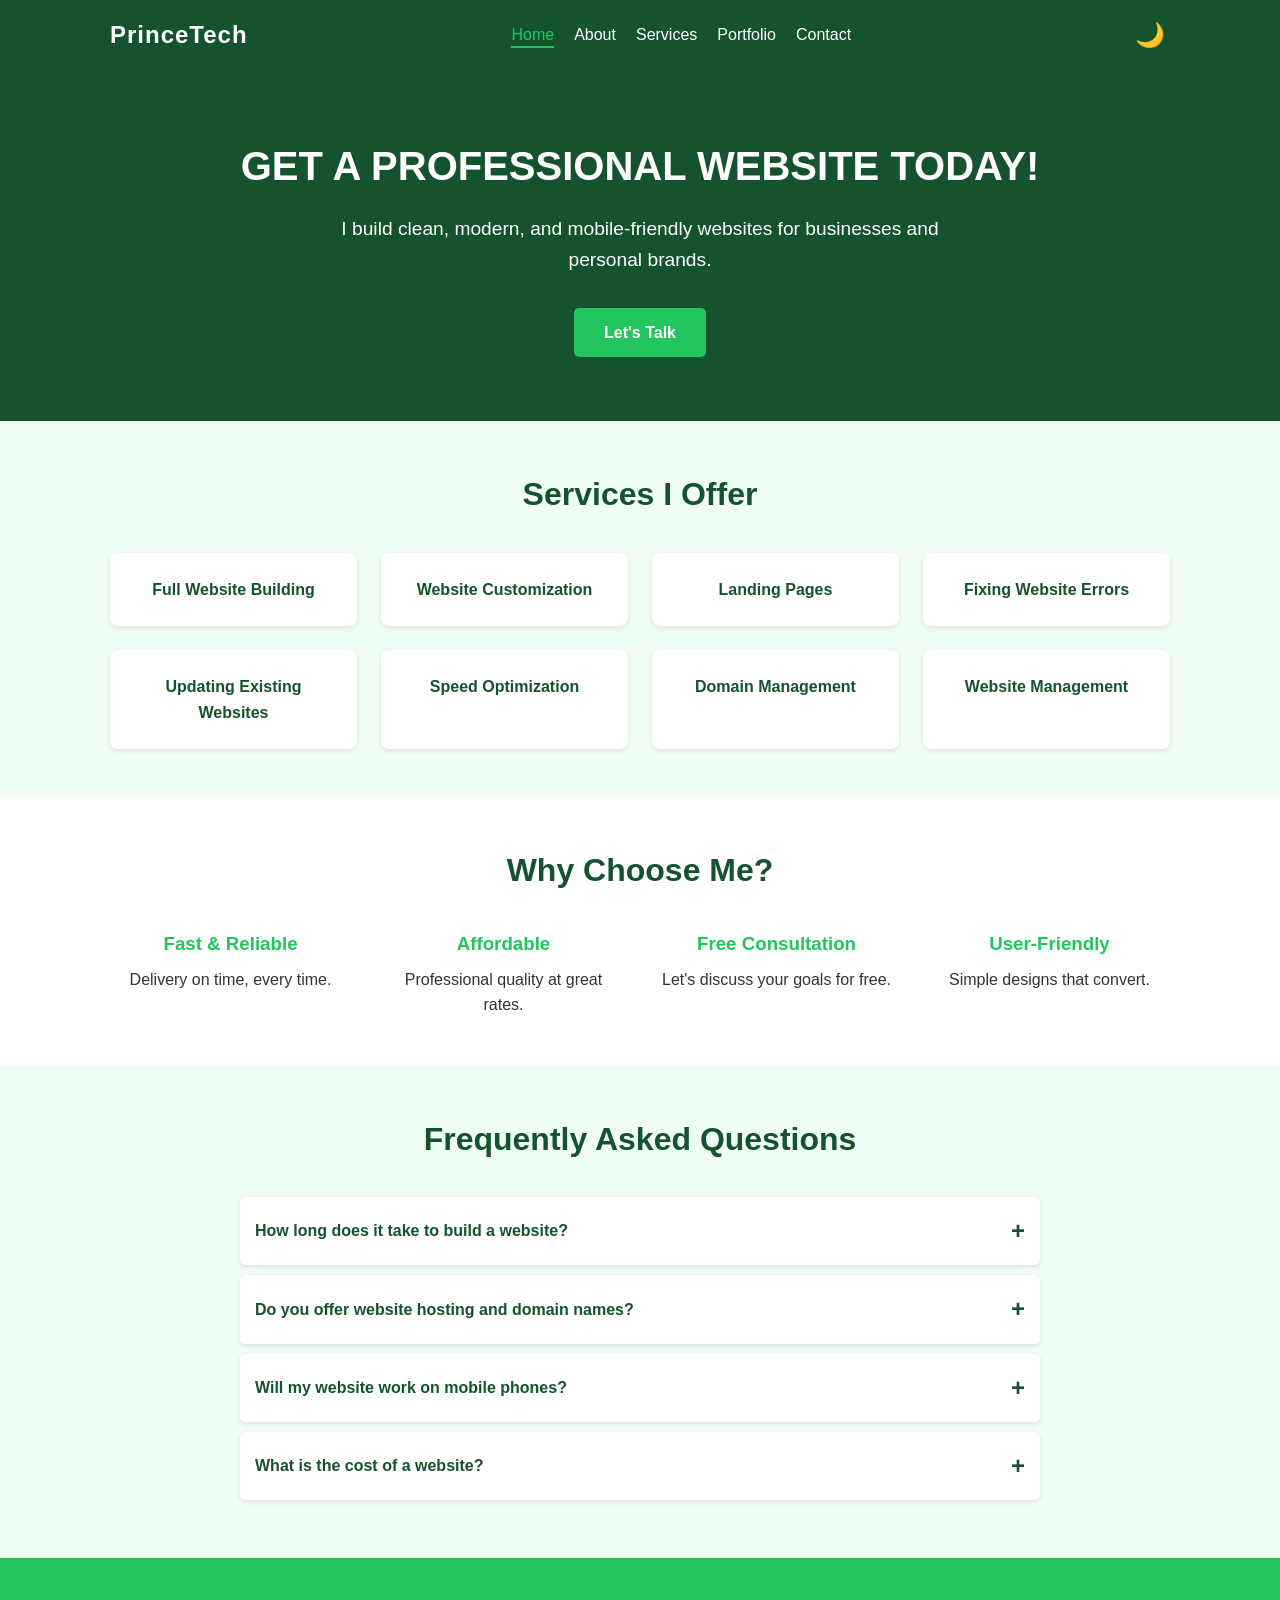
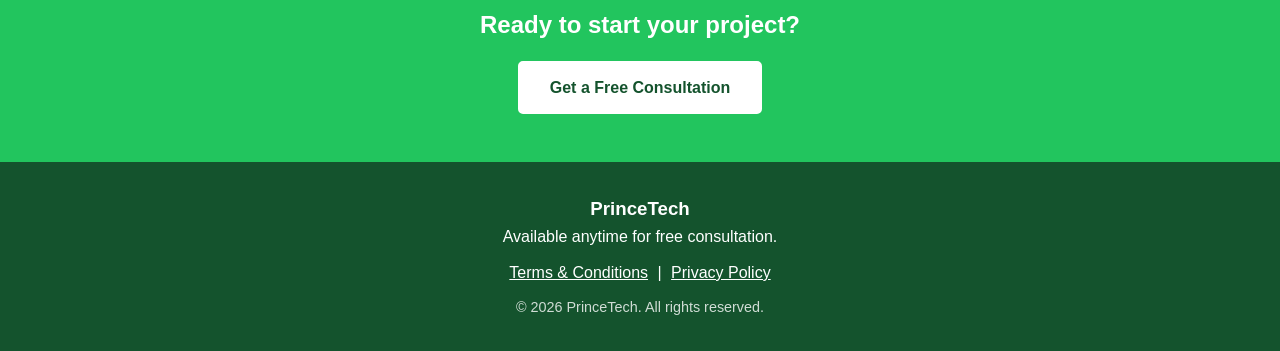
<file: index.html>
<!DOCTYPE html>
<html lang="en">
<head>
    <meta charset="UTF-8">
    <meta name="description" content="PrinceTech offers professional and affordable web development services. We build clean, modern, and mobile-friendly websites for businesses and individuals.">
    <meta name="keywords" content="web development, website design, affordable websites, mobile-friendly, PrinceTech, Accra, Ghana">
    
    <!-- Open Graph / Facebook -->
    <meta property="og:type" content="website">
    <meta property="og:url" content="https://www.princetechsolutions.com/">
    <meta property="og:title" content="Home | PrinceTech">
    <meta property="og:description" content="Professional and affordable web development services. We build clean, modern, and mobile-friendly websites.">
    <meta property="og:image" content="https://www.princetechsolutions.com/portfolio/og-image.jpg">
    <link rel="icon" type="image/x-icon" href="/favicon.ico">
    <meta name="viewport" content="width=device-width, initial-scale=1.0">
    <title>Home | PrinceTech</title>
    <link rel="stylesheet" href="style.css">
</head>
<body>

    <!-- Navigation -->
    <nav class="navbar">
        <div class="container">
            <a href="index.html" class="logo">PrinceTech</a>
            <ul class="nav-links">
                <li><a href="index.html" class="active">Home</a></li>
                <li><a href="about.html">About</a></li>
                <li><a href="services.html">Services</a></li>
                <li><a href="portfolio.html">Portfolio</a></li>
                <li><a href="contact.html">Contact</a></li>
            </ul>
            <button id="theme-toggle" class="theme-toggle" aria-label="Toggle Dark Mode">🌙</button>
            <div class="hamburger">
                <span></span>
                <span></span>
                <span></span>
            </div>
        </div>
    </nav>

    <!-- Hero Section -->
    <header class="hero">
        <div class="container">
            <h1>GET A PROFESSIONAL WEBSITE TODAY!</h1>
            <p>I build clean, modern, and mobile-friendly websites for businesses and personal brands.</p>
            <a href="contact.html" class="btn btn-primary">Let's Talk</a>
        </div>
    </header>

    <!-- Services Teaser -->
    <section class="section bg-light">
        <div class="container">
            <h2 class="section-title">Services I Offer</h2>
            <div class="grid-box">
                <div class="card-mini">Full Website Building</div>
                <div class="card-mini">Website Customization</div>
                <div class="card-mini">Landing Pages</div>
                <div class="card-mini">Fixing Website Errors</div>
                <div class="card-mini">Updating Existing Websites</div>
                <div class="card-mini">Speed Optimization</div>
                <div class="card-mini">Domain Management</div>
                <div class="card-mini">Website Management</div>
            </div>
        </div>
    </section>

    <!-- Why Choose Me -->
    <section class="section">
        <div class="container">
            <h2 class="section-title">Why Choose Me?</h2>
            <div class="features-grid">
                <div class="feature-item">
                    <h3>Fast & Reliable</h3>
                    <p>Delivery on time, every time.</p>
                </div>
                <div class="feature-item">
                    <h3>Affordable</h3>
                    <p>Professional quality at great rates.</p>
                </div>
                <div class="feature-item">
                    <h3>Free Consultation</h3>
                    <p>Let's discuss your goals for free.</p>
                </div>
                <div class="feature-item">
                    <h3>User-Friendly</h3>
                    <p>Simple designs that convert.</p>
                </div>
            </div>
        </div>
    </section>

    <!-- FAQ Section -->
    <section class="section bg-light">
        <div class="container">
            <h2 class="section-title">Frequently Asked Questions</h2>
            <div class="faq-container">
                <details>
                    <summary>How long does it take to build a website?</summary>
                    <p>It typically takes 3-7 days for a standard business website, depending on the complexity and requirements.</p>
                </details>
                <details>
                    <summary>Do you offer website hosting and domain names?</summary>
                    <p>Yes, we handle full domain management and can assist with setting up hosting so you don't have to worry about the technical details.</p>
                </details>
                <details>
                    <summary>Will my website work on mobile phones?</summary>
                    <p>Absolutely. All websites we build are 100% mobile-friendly and responsive.</p>
                </details>
                <details>
                    <summary>What is the cost of a website?</summary>
                    <p>Our pricing is very affordable and depends on your specific needs. Contact us for a free consultation and quote.</p>
                </details>
            </div>
        </div>
    </section>

    <!-- Final CTA -->
    <section class="cta-banner">
        <div class="container">
            <h2>Ready to start your project?</h2>
            <a href="contact.html" class="btn btn-accent">Get a Free Consultation</a>
        </div>
    </section>

    <!-- Footer -->
    <footer>
        <div class="container">
            <h3>PrinceTech</h3>
            <p>Available anytime for free consultation.</p>
            <div class="footer-links">
                <a href="terms.html">Terms & Conditions</a> | 
                <a href="privacy.html">Privacy Policy</a>
            </div>
            <p class="copyright">&copy; 2026 PrinceTech. All rights reserved.</p>
        </div>
    </footer>

    <script src="script.js"></script>
</body>
</html>
</file>
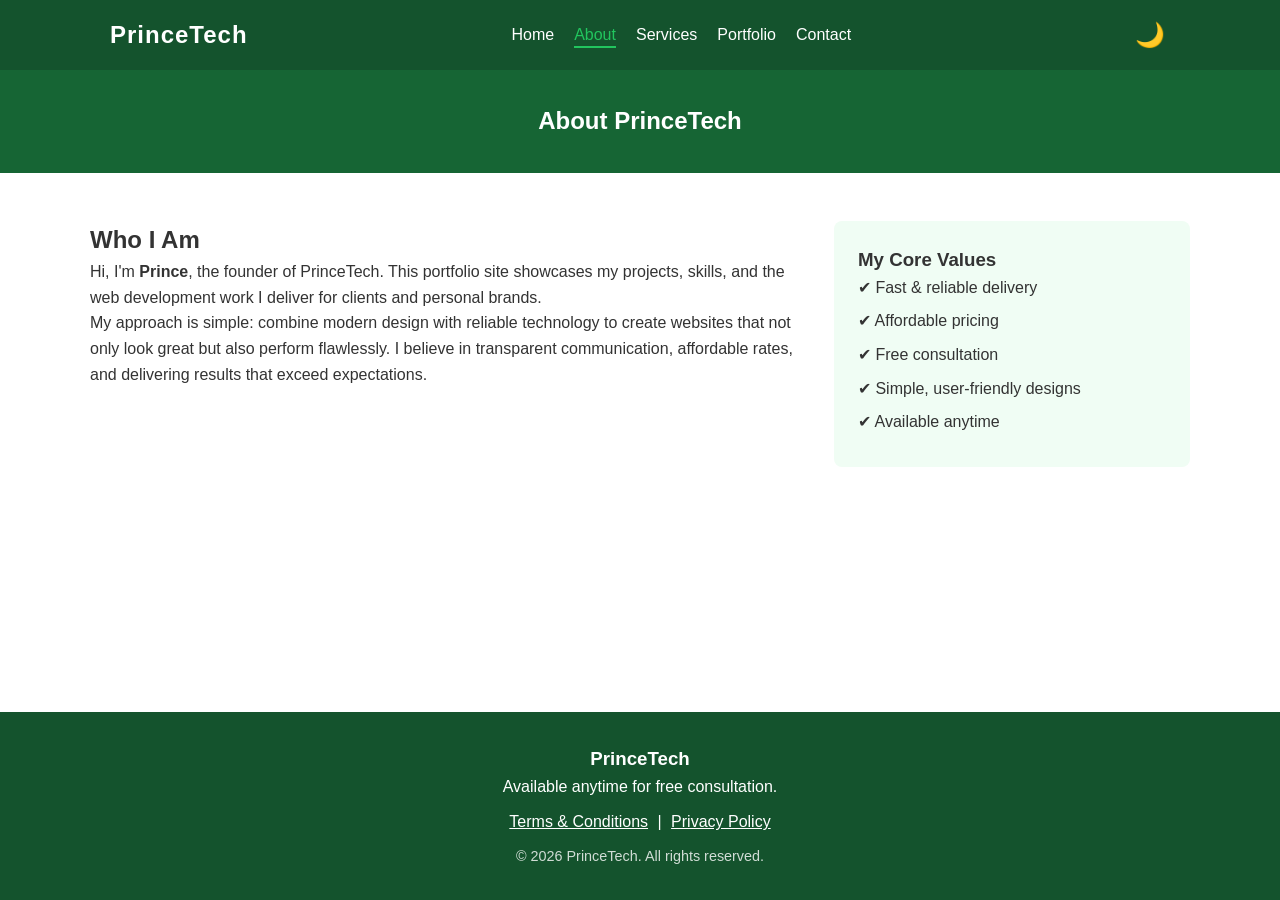
<file: about.html>
<!DOCTYPE html>
<html lang="en">
<head>
    <meta charset="UTF-8">
    <meta name="description" content="Learn about Prince, the founder of PrinceTech. Discover our passion for creating high-quality, user-friendly websites with transparent communication.">
    <meta name="keywords" content="about PrinceTech, web developer, Prince, web design philosophy">

    <!-- Open Graph / Facebook -->
    <meta property="og:type" content="website">
    <meta property="og:url" content="https://www.princetechsolutions.com/about.html">
    <meta property="og:title" content="About | PrinceTech">
    <meta property="og:description" content="Learn about the founder of PrinceTech and my personal web development philosophy.">
    <meta property="og:image" content="https://www.princetechsolutions.com/portfolio/og-image.jpg">
    <link rel="icon" type="image/x-icon" href="/favicon.ico">
    <meta name="viewport" content="width=device-width, initial-scale=1.0">
    <title>About | PrinceTech</title>
    <link rel="stylesheet" href="style.css">
</head>
<body>

    <nav class="navbar">
        <div class="container">
            <a href="index.html" class="logo">PrinceTech</a>
            <ul class="nav-links">
                <li><a href="index.html">Home</a></li>
                <li><a href="about.html" class="active">About</a></li>
                <li><a href="services.html">Services</a></li>
                <li><a href="portfolio.html">Portfolio</a></li>
                <li><a href="contact.html">Contact</a></li>
            </ul>
            <button id="theme-toggle" class="theme-toggle" aria-label="Toggle Dark Mode">🌙</button>
            <div class="hamburger">
                <span></span>
                <span></span>
                <span></span>
            </div>
        </div>
    </nav>

    <section class="page-header">
        <div class="container">
            <h1>About PrinceTech</h1>
        </div>
    </section>

    <section class="section container about-content">
        <div class="about-text">
            <h2>Who I Am</h2>
            <p>Hi, I'm <strong>Prince</strong>, the founder of PrinceTech. This portfolio site showcases my projects, skills, and the web development work I deliver for clients and personal brands.</p>
            <p>My approach is simple: combine modern design with reliable technology to create websites that not only look great but also perform flawlessly. I believe in transparent communication, affordable rates, and delivering results that exceed expectations.</p>
        </div>
        
        <div class="values-box">
            <h3>My Core Values</h3>
            <ul>
                <li>✔ Fast & reliable delivery</li>
                <li>✔ Affordable pricing</li>
                <li>✔ Free consultation</li>
                <li>✔ Simple, user-friendly designs</li>
                <li>✔ Available anytime</li>
            </ul>
        </div>
    </section>

    <footer>
        <div class="container">
            <h3>PrinceTech</h3>
            <p>Available anytime for free consultation.</p>
            <div class="footer-links">
                <a href="terms.html">Terms & Conditions</a> | 
                <a href="privacy.html">Privacy Policy</a>
            </div>
            <p class="copyright">&copy; 2026 PrinceTech. All rights reserved.</p>
        </div>
    </footer>

    <script src="script.js"></script>
</body>
</html>
</file>
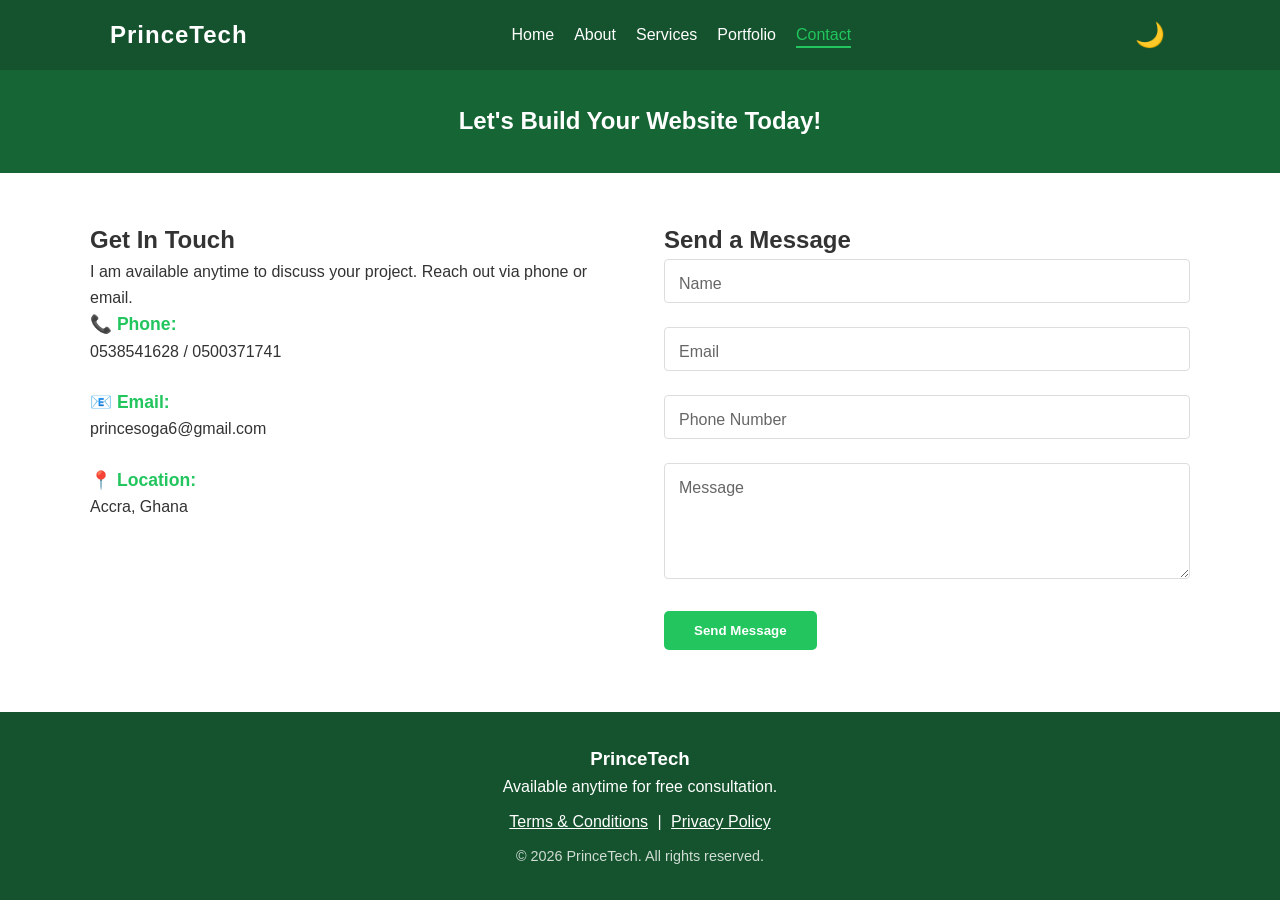
<file: contact.html>
<!DOCTYPE html>
<html lang="en">
<head>
    <meta charset="UTF-8">
    <meta name="description" content="Contact PrinceTech for a free consultation. Let's build your website today. Reach out via phone, email, or our contact form.">
    <meta name="keywords" content="contact web developer, get a quote, free consultation, PrinceTech contact">

    <!-- Open Graph / Facebook -->
    <meta property="og:type" content="website">
    <meta property="og:url" content="https://www.princetechsolutions.com/contact.html">
    <meta property="og:title" content="Contact | PrinceTech">
    <meta property="og:description" content="Contact PrinceTech for a free consultation. Let's build your website today.">
    <meta property="og:image" content="https://www.princetechsolutions.com/portfolio/og-image.jpg">
    <link rel="icon" type="image/x-icon" href="/favicon.ico">
    <meta name="viewport" content="width=device-width, initial-scale=1.0">
    <title>Contact | PrinceTech</title>
    <link rel="stylesheet" href="style.css">
</head>
<body>

    <nav class="navbar">
        <div class="container">
            <a href="index.html" class="logo">PrinceTech</a>
            <ul class="nav-links">
                <li><a href="index.html">Home</a></li>
                <li><a href="about.html">About</a></li>
                <li><a href="services.html">Services</a></li>
                <li><a href="portfolio.html">Portfolio</a></li>
                <li><a href="contact.html" class="active">Contact</a></li>
            </ul>
            <button id="theme-toggle" class="theme-toggle" aria-label="Toggle Dark Mode">🌙</button>
            <div class="hamburger">
                <span></span>
                <span></span>
                <span></span>
            </div>
        </div>
    </nav>

    <section class="page-header">
        <div class="container">
            <h1>Let's Build Your Website Today!</h1>
        </div>
    </section>

    <section class="section container contact-wrapper">
        <div class="contact-info">
            <h2>Get In Touch</h2>
            <p>I am available anytime to discuss your project. Reach out via phone or email.</p>
            
            <div class="info-item">
                <strong>📞 Phone:</strong>
                <p>0538541628 / 0500371741</p>
            </div>
            <div class="info-item">
                <strong>📧 Email:</strong>
                <p>princesoga6@gmail.com</p>
            </div>
            <div class="info-item">
                <strong>📍 Location:</strong>
                <p>Accra, Ghana</p>
            </div>
        </div>

        <div class="contact-form">
            <h2>Send a Message</h2>
            <form action="#" method="POST">
                <div class="form-group">
                    <input type="text" id="name" name="name" placeholder=" " required>
                    <label for="name">Name</label>
                </div>
                <div class="form-group">
                    <input type="email" id="email" name="email" placeholder=" " required>
                    <label for="email">Email</label>
                </div>
                <div class="form-group">
                    <input type="tel" id="phone" name="phone" placeholder=" ">
                    <label for="phone">Phone Number</label>
                </div>
                <div class="form-group">
                    <textarea id="message" name="message" rows="5" placeholder=" " required></textarea>
                    <label for="message">Message</label>
                </div>
                <button type="submit" class="btn btn-primary">Send Message</button>
            </form>
        </div>
    </section>

    <footer>
        <div class="container">
            <h3>PrinceTech</h3>
            <p>Available anytime for free consultation.</p>
            <div class="footer-links">
                <a href="terms.html">Terms & Conditions</a> | 
                <a href="privacy.html">Privacy Policy</a>
            </div>
            <p class="copyright">&copy; 2026 PrinceTech. All rights reserved.</p>
        </div>
    </footer>

    <script src="script.js"></script>
</body>
</html>
</file>
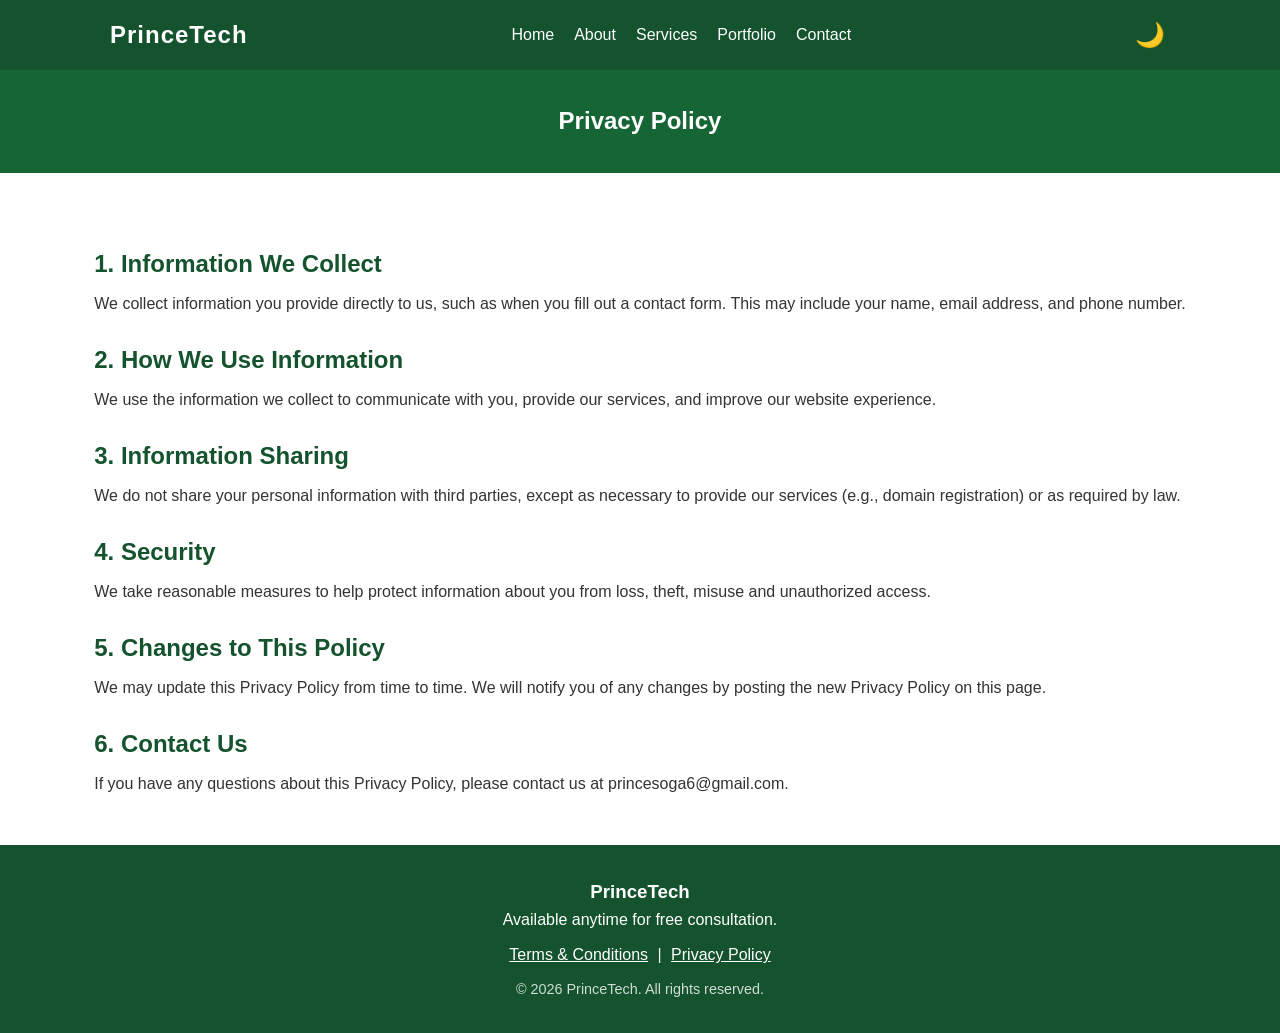
<file: privacy.html>
<!DOCTYPE html>
<html lang="en">
<head>
    <meta charset="UTF-8">
    <link rel="icon" type="image/x-icon" href="/favicon.ico">
    <meta name="viewport" content="width=device-width, initial-scale=1.0">
    <title>Privacy Policy | PrinceTech</title>
    <link rel="stylesheet" href="style.css">
</head>
<body>

    <nav class="navbar">
        <div class="container">
            <a href="index.html" class="logo">PrinceTech</a>
            <ul class="nav-links">
                <li><a href="index.html">Home</a></li>
                <li><a href="about.html">About</a></li>
                <li><a href="services.html">Services</a></li>
                <li><a href="portfolio.html">Portfolio</a></li>
                <li><a href="contact.html">Contact</a></li>
            </ul>
            <button id="theme-toggle" class="theme-toggle" aria-label="Toggle Dark Mode">🌙</button>
            <div class="hamburger">
                <span></span>
                <span></span>
                <span></span>
            </div>
        </div>
    </nav>

    <section class="page-header">
        <div class="container">
            <h1>Privacy Policy</h1>
        </div>
    </section>

    <section class="section container">
        <div class="terms-content">
            <h2>1. Information We Collect</h2>
            <p>We collect information you provide directly to us, such as when you fill out a contact form. This may include your name, email address, and phone number.</p>

            <h2>2. How We Use Information</h2>
            <p>We use the information we collect to communicate with you, provide our services, and improve our website experience.</p>

            <h2>3. Information Sharing</h2>
            <p>We do not share your personal information with third parties, except as necessary to provide our services (e.g., domain registration) or as required by law.</p>

            <h2>4. Security</h2>
            <p>We take reasonable measures to help protect information about you from loss, theft, misuse and unauthorized access.</p>

            <h2>5. Changes to This Policy</h2>
            <p>We may update this Privacy Policy from time to time. We will notify you of any changes by posting the new Privacy Policy on this page.</p>

            <h2>6. Contact Us</h2>
            <p>If you have any questions about this Privacy Policy, please contact us at princesoga6@gmail.com.</p>
        </div>
    </section>

    <footer>
        <div class="container">
            <h3>PrinceTech</h3>
            <p>Available anytime for free consultation.</p>
            <div class="footer-links">
                <a href="terms.html">Terms & Conditions</a> | 
                <a href="privacy.html">Privacy Policy</a>
            </div>
            <p class="copyright">&copy; 2026 PrinceTech. All rights reserved.</p>
        </div>
    </footer>

    <script src="script.js"></script>
</body>
</html>
</file>
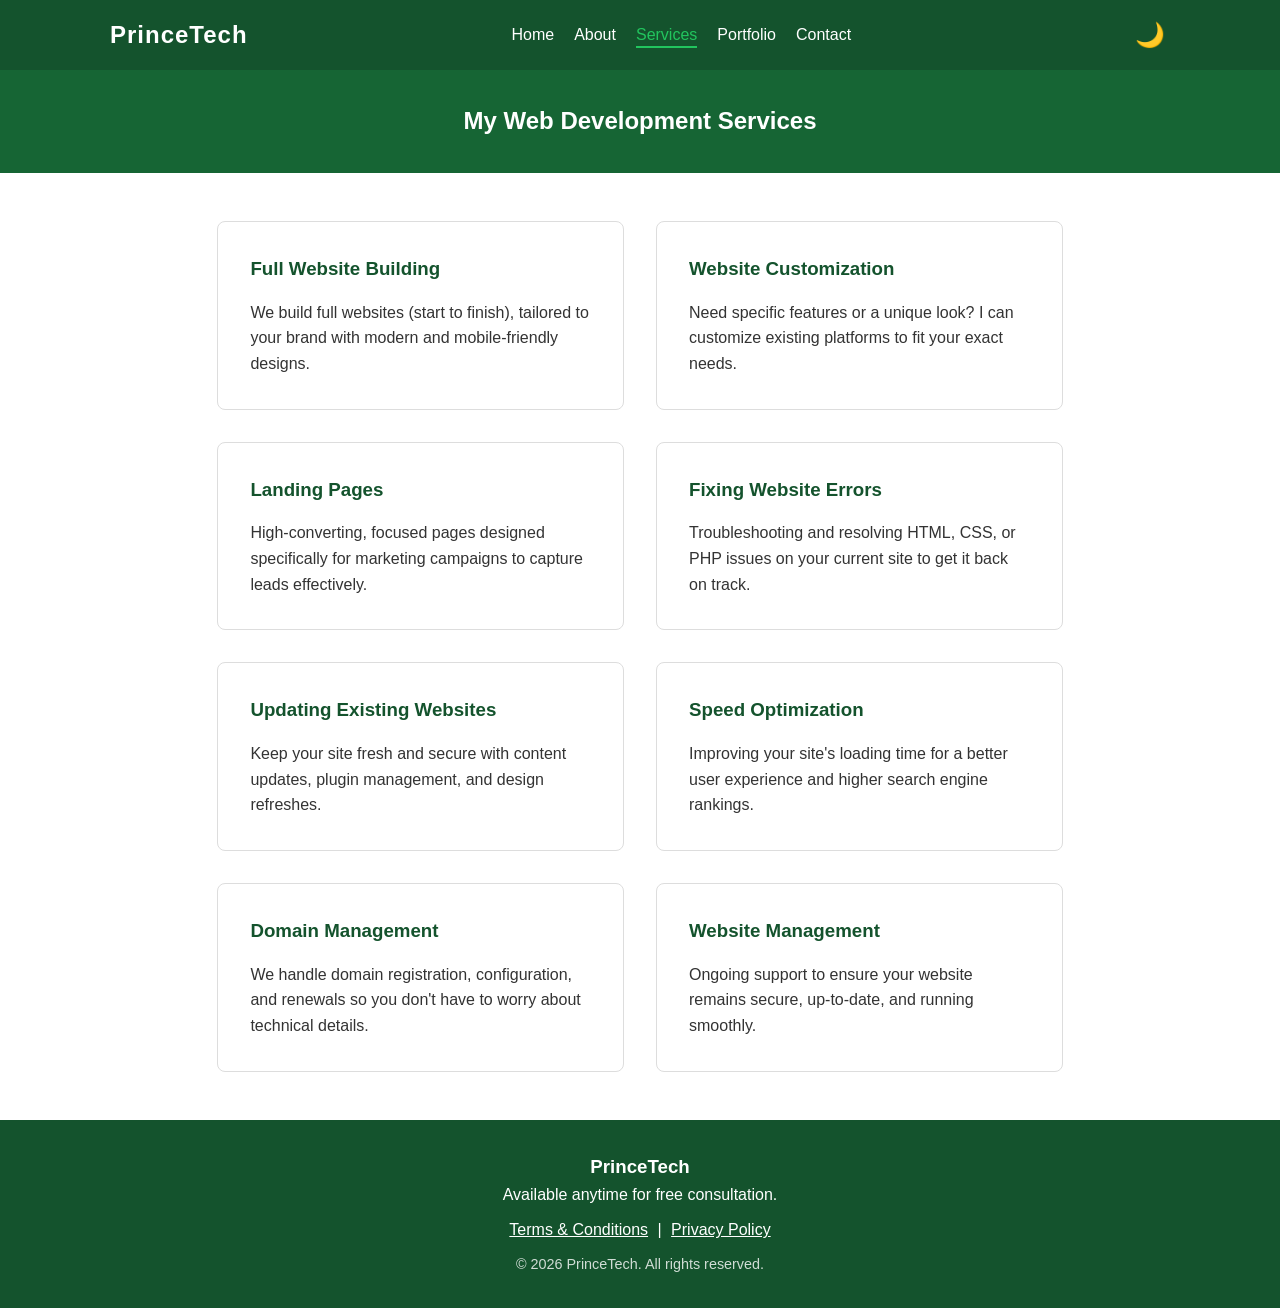
<file: services.html>
<!DOCTYPE html>
<html lang="en">
<head>
    <meta charset="UTF-8">
    <meta name="description" content="Explore our web development services, including full website building, customization, error fixing, speed optimization, and website management.">
    <meta name="keywords" content="web services, website building, landing pages, speed optimization, domain management">

    <!-- Open Graph / Facebook -->
    <meta property="og:type" content="website">
    <meta property="og:url" content="https://www.princetechsolutions.com/services.html">
    <meta property="og:title" content="Services | PrinceTech">
    <meta property="og:description" content="Explore our web development services, including full website building, customization, and more.">
    <meta property="og:image" content="https://www.princetechsolutions.com/portfolio/og-image.jpg">
    <link rel="icon" type="image/x-icon" href="/favicon.ico">
    <meta name="viewport" content="width=device-width, initial-scale=1.0">
    <title>Services | PrinceTech</title>
    <link rel="stylesheet" href="style.css">
</head>
<body>

    <nav class="navbar">
        <div class="container">
            <a href="index.html" class="logo">PrinceTech</a>
            <ul class="nav-links">
                <li><a href="index.html">Home</a></li>
                <li><a href="about.html">About</a></li>
                <li><a href="services.html" class="active">Services</a></li>
                <li><a href="portfolio.html">Portfolio</a></li>
                <li><a href="contact.html">Contact</a></li>
            </ul>
            <button id="theme-toggle" class="theme-toggle" aria-label="Toggle Dark Mode">🌙</button>
            <div class="hamburger">
                <span></span>
                <span></span>
                <span></span>
            </div>
        </div>
    </nav>

    <section class="page-header">
        <div class="container">
            <h1>My Web Development Services</h1>
        </div>
    </section>

    <section class="section container">
        <div class="services-list">
            
            <div class="service-card">
                <h3>Full Website Building</h3>
                <p>We build full websites (start to finish), tailored to your brand with modern and mobile-friendly designs.</p>
            </div>

            <div class="service-card">
                <h3>Website Customization</h3>
                <p>Need specific features or a unique look? I can customize existing platforms to fit your exact needs.</p>
            </div>

            <div class="service-card">
                <h3>Landing Pages</h3>
                <p>High-converting, focused pages designed specifically for marketing campaigns to capture leads effectively.</p>
            </div>

            <div class="service-card">
                <h3>Fixing Website Errors</h3>
                <p>Troubleshooting and resolving HTML, CSS, or PHP issues on your current site to get it back on track.</p>
            </div>

            <div class="service-card">
                <h3>Updating Existing Websites</h3>
                <p>Keep your site fresh and secure with content updates, plugin management, and design refreshes.</p>
            </div>

            <div class="service-card">
                <h3>Speed Optimization</h3>
                <p>Improving your site's loading time for a better user experience and higher search engine rankings.</p>
            </div>

            <div class="service-card">
                <h3>Domain Management</h3>
                <p>We handle domain registration, configuration, and renewals so you don't have to worry about technical details.</p>
            </div>

            <div class="service-card">
                <h3>Website Management</h3>
                <p>Ongoing support to ensure your website remains secure, up-to-date, and running smoothly.</p>
            </div>

        </div>
    </section>

    <footer>
        <div class="container">
            <h3>PrinceTech</h3>
            <p>Available anytime for free consultation.</p>
            <div class="footer-links">
                <a href="terms.html">Terms & Conditions</a> | 
                <a href="privacy.html">Privacy Policy</a>
            </div>
            <p class="copyright">&copy; 2026 PrinceTech. All rights reserved.</p>
        </div>
    </footer>

    <script src="script.js"></script>
</body>
</html>
</file>
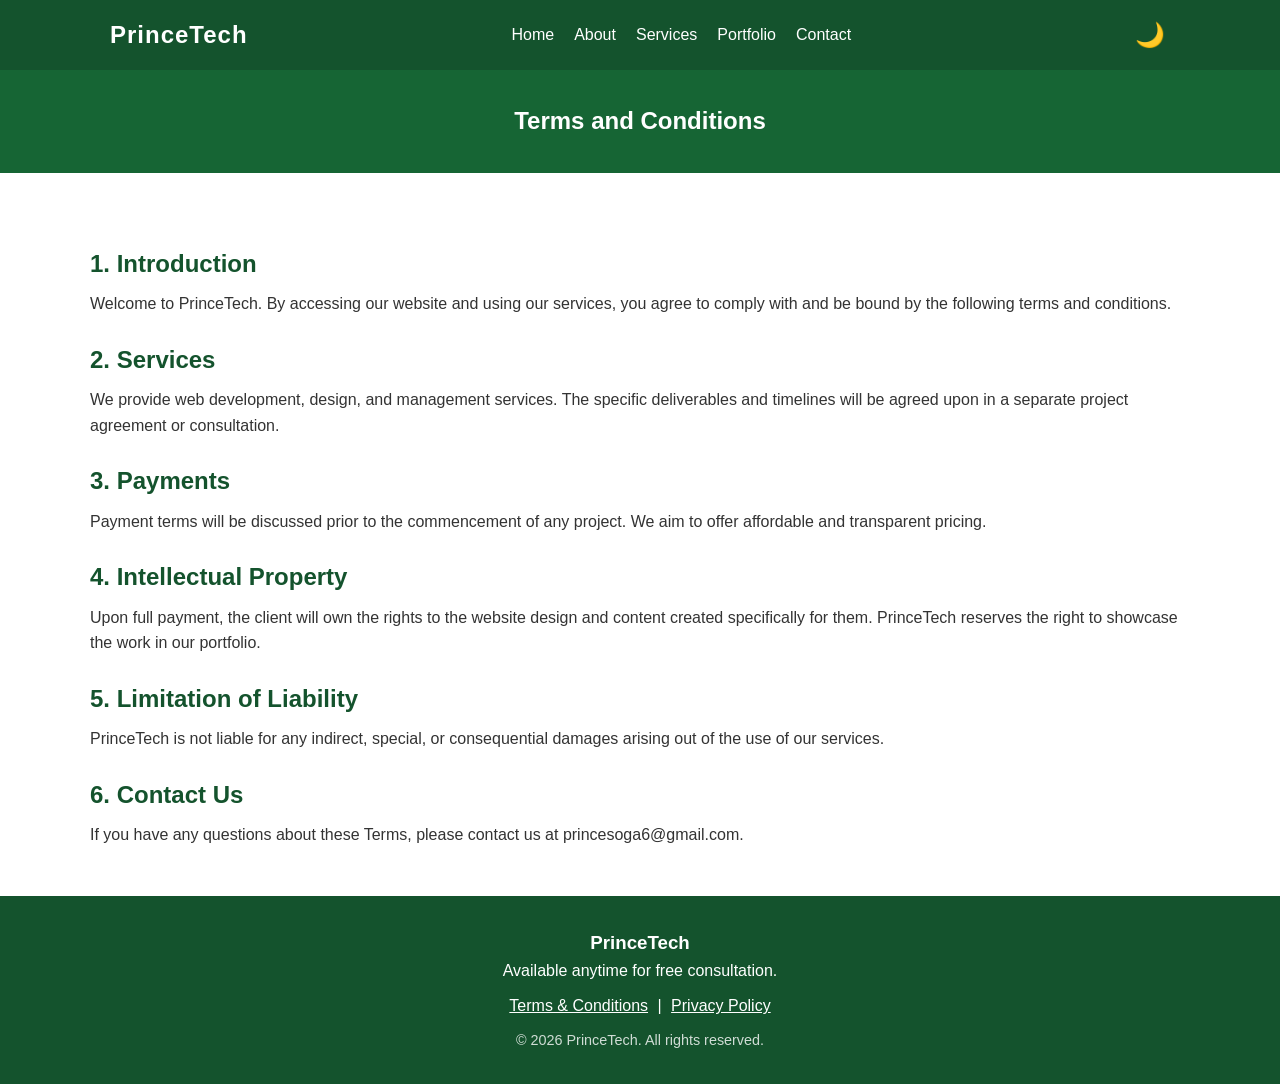
<file: terms.html>
<!DOCTYPE html>
<html lang="en">
<head>
    <meta charset="UTF-8">
    <link rel="icon" type="image/x-icon" href="/favicon.ico">
    <meta name="viewport" content="width=device-width, initial-scale=1.0">
    <title>Terms and Conditions | PrinceTech</title>
    <link rel="stylesheet" href="style.css">
</head>
<body>

    <nav class="navbar">
        <div class="container">
            <a href="index.html" class="logo">PrinceTech</a>
            <ul class="nav-links">
                <li><a href="index.html">Home</a></li>
                <li><a href="about.html">About</a></li>
                <li><a href="services.html">Services</a></li>
                <li><a href="portfolio.html">Portfolio</a></li>
                <li><a href="contact.html">Contact</a></li>
            </ul>
            <button id="theme-toggle" class="theme-toggle" aria-label="Toggle Dark Mode">🌙</button>
            <div class="hamburger">
                <span></span>
                <span></span>
                <span></span>
            </div>
        </div>
    </nav>

    <section class="page-header">
        <div class="container">
            <h1>Terms and Conditions</h1>
        </div>
    </section>

    <section class="section container">
        <div class="terms-content">
            <h2>1. Introduction</h2>
            <p>Welcome to PrinceTech. By accessing our website and using our services, you agree to comply with and be bound by the following terms and conditions.</p>

            <h2>2. Services</h2>
            <p>We provide web development, design, and management services. The specific deliverables and timelines will be agreed upon in a separate project agreement or consultation.</p>

            <h2>3. Payments</h2>
            <p>Payment terms will be discussed prior to the commencement of any project. We aim to offer affordable and transparent pricing.</p>

            <h2>4. Intellectual Property</h2>
            <p>Upon full payment, the client will own the rights to the website design and content created specifically for them. PrinceTech reserves the right to showcase the work in our portfolio.</p>

            <h2>5. Limitation of Liability</h2>
            <p>PrinceTech is not liable for any indirect, special, or consequential damages arising out of the use of our services.</p>

            <h2>6. Contact Us</h2>
            <p>If you have any questions about these Terms, please contact us at princesoga6@gmail.com.</p>
        </div>
    </section>

    <footer>
        <div class="container">
            <h3>PrinceTech</h3>
            <p>Available anytime for free consultation.</p>
            <div class="footer-links">
                <a href="terms.html">Terms & Conditions</a> | 
                <a href="privacy.html">Privacy Policy</a>
            </div>
            <p class="copyright">&copy; 2026 PrinceTech. All rights reserved.</p>
        </div>
    </footer>

    <script src="script.js"></script>
</body>
</html>
</file>
<file: style.css>
/* --- Variables & Reset --- */
:root {
    --primary-color: #14532d; /* Deep Forest Green */
    --accent-color: #22c55e;  /* Vibrant Emerald Green */
    --text-color: #333;
    --light-bg: #f0fdf4;      /* Very faint mint green */
    --white: #ffffff;
}

* {
    margin: 0;
    padding: 0;
    box-sizing: border-box;
    font-family: 'Segoe UI', Tahoma, Geneva, Verdana, sans-serif;
}

body {
    line-height: 1.6;
    color: var(--text-color);
    background-color: var(--white);
    display: flex;
    flex-direction: column;
    min-height: 100vh;
}

a { text-decoration: none; color: inherit; }
ul { list-style: none; }
img { max-width: 100%; height: auto; display: block; }

.container {
    max-width: 1100px;
    margin: 0 auto;
    padding: 0 20px;
}

/* --- Buttons --- */
.btn {
    display: inline-block;
    padding: 12px 30px;
    border-radius: 5px;
    font-weight: bold;
    transition: background 0.3s;
    cursor: pointer;
    border: none;
}

.btn-primary {
    background-color: var(--accent-color);
    color: var(--white);
}

.btn-primary:hover {
    background-color: #15803d;
}

.btn-accent {
    background-color: var(--white);
    color: var(--primary-color);
    border: 2px solid var(--white);
}

.btn-accent:hover {
    background-color: transparent;
    color: var(--white);
}

.btn-secondary {
    background-color: transparent;
    color: var(--primary-color);
    border: 2px solid var(--primary-color);
    padding: 10px 28px; /* Adjust padding to match border */
}

.btn-secondary:hover {
    background-color: var(--primary-color);
    color: var(--white);
}

/* --- Navigation --- */
.navbar {
    background-color: var(--primary-color);
    color: var(--white);
    padding: 1rem 0;
    position: sticky;
    top: 0;
    z-index: 1000;
    transition: background-color 0.3s ease, padding 0.3s ease, box-shadow 0.3s ease;
}

.navbar .container {
    display: flex;
    justify-content: space-between;
    align-items: center;
}

.navbar.scrolled {
    background-color: #052e16; /* Darker shade */
    padding: 0.8rem 0; /* Slightly smaller padding */
    box-shadow: 0 4px 6px rgba(0, 0, 0, 0.1);
}

.logo {
    font-size: 1.5rem;
    font-weight: bold;
    letter-spacing: 1px;
}

.nav-links {
    display: flex;
    gap: 20px;
}

.nav-links a {
    font-size: 1rem;
    transition: color 0.3s;
    position: relative;
}

.nav-links a::after {
    content: '';
    position: absolute;
    width: 0;
    height: 2px;
    bottom: -5px;
    left: 0;
    background-color: var(--accent-color);
    transition: width 0.3s;
}

.nav-links a:hover, .nav-links a.active {
    color: var(--accent-color);
}

.nav-links a:hover::after, .nav-links a.active::after {
    width: 100%;
}

.hamburger {
    display: none;
    cursor: pointer;
}

.hamburger span {
    display: block;
    width: 25px;
    height: 3px;
    background-color: var(--white);
    margin: 5px 0;
}

/* --- Hero Section --- */
.hero {
    background-color: var(--primary-color);
    color: var(--white);
    text-align: center;
    padding: 4rem 1rem;
}

.hero h1 {
    font-size: 2.5rem;
    margin-bottom: 1rem;
    animation: slideInLeft 1s ease-out backwards;
}

.hero p {
    font-size: 1.2rem;
    margin-bottom: 2rem;
    max-width: 600px;
    margin-left: auto;
    margin-right: auto;
    animation: slideInLeft 1s ease-out 0.3s backwards;
}

.hero .btn {
    animation: slideInLeft 1s ease-out 0.6s backwards, pulse 2s infinite 2s;
}

/* --- General Sections --- */
.section { padding: 3rem 0; }
.bg-light { background-color: var(--light-bg); }
.section-title {
    text-align: center;
    margin-bottom: 2rem;
    font-size: 2rem;
    color: var(--primary-color);
}

.page-header {
    background-color: #166534;
    color: var(--white);
    padding: 2rem 0;
    text-align: center;
}

/* --- Services Grid (Home) --- */
.grid-box {
    display: grid;
    grid-template-columns: repeat(auto-fit, minmax(220px, 1fr));
    gap: 1.5rem;
}

.card-mini {
    background: var(--white);
    padding: 1.5rem;
    text-align: center;
    border-radius: 8px;
    box-shadow: 0 2px 5px rgba(0,0,0,0.1);
    font-weight: bold;
    color: var(--primary-color);
}

.card-mini.highlight {
    background-color: var(--primary-color);
    color: var(--white);
}

/* --- Features (Why Choose Me) --- */
.features-grid {
    display: grid;
    grid-template-columns: repeat(auto-fit, minmax(200px, 1fr));
    gap: 2rem;
    text-align: center;
}

.feature-item {
    animation: fadeInUp 0.8s ease-out backwards;
}

.feature-item h3 { color: var(--accent-color); margin-bottom: 0.5rem; }

/* --- About Page --- */
.about-content {
    display: grid;
    grid-template-columns: 2fr 1fr;
    gap: 2rem;
    align-items: start;
}

.about-text {
    animation: slideInRight 1s ease-out backwards;
}

.values-box {
    background: var(--light-bg);
    padding: 1.5rem;
    border-radius: 8px;
}

.values-box ul li {
    margin-bottom: 0.5rem;
    font-weight: 500;
}

/* --- Services Page Cards --- */
.services-list {
    display: grid;
    grid-template-columns: repeat(auto-fit, minmax(280px, 1fr));
    gap: 2rem;
}

.service-card {
    border: 1px solid #ddd;
    border-radius: 8px;
    padding: 2rem;
    background: var(--white);
    transition: transform 0.3s;
    animation: fadeInUp 0.8s ease-out backwards;
}

.service-card:hover { transform: translateY(-5px); box-shadow: 0 5px 15px rgba(0,0,0,0.1); }
.service-card h3 { color: var(--primary-color); margin-bottom: 1rem; }

/* --- Portfolio Page --- */
.portfolio-grid {
    display: grid;
    grid-template-columns: repeat(auto-fit, minmax(280px, 1fr));
    gap: 2rem;
}

.project-card {
    background: var(--white);
    border-radius: 8px;
    overflow: hidden;
    box-shadow: 0 4px 8px rgba(0,0,0,0.1);
    transition: transform 0.3s, box-shadow 0.3s;
    animation: fadeInUp 0.8s ease-out backwards;
}

.project-card:hover {
    transform: translateY(-10px);
    box-shadow: 0 8px 16px rgba(0,0,0,0.2);
}

.project-card img {
    width: 100%;
    height: auto;
    display: block;
}

.project-info {
    padding: 1.5rem;
}

.project-info h3 {
    color: var(--primary-color);
    margin-bottom: 0.5rem;
}

.project-info p {
    margin-bottom: 1.5rem;
}

.project-buttons {
    display: flex;
    flex-wrap: wrap;
    gap: 10px;
}

.project-buttons a {
    flex: 1 1 150px;
    text-align: center;
}

/* --- FAQ Section --- */
.faq-container {
    max-width: 800px;
    margin: 0 auto;
}

details {
    background-color: var(--white);
    margin-bottom: 10px;
    padding: 15px;
    border-radius: 5px;
    box-shadow: 0 2px 5px rgba(0,0,0,0.1);
    transition: all 0.3s ease;
}

summary {
    cursor: pointer;
    font-weight: bold;
    color: var(--primary-color);
    list-style: none;
    display: flex;
    justify-content: space-between;
    align-items: center;
}

summary::-webkit-details-marker {
    display: none;
}

summary::after {
    content: '+';
    font-size: 1.5rem;
    transition: transform 0.3s;
}

details[open] summary::after {
    transform: rotate(45deg);
}

details p {
    margin-top: 10px;
    color: #555;
    border-top: 1px solid #eee;
    padding-top: 10px;
}

/* --- Contact Page --- */
.contact-wrapper {
    display: grid;
    grid-template-columns: 1fr 1fr;
    gap: 3rem;
}

.info-item { margin-bottom: 1.5rem; }
.info-item strong { color: var(--accent-color); display: block; font-size: 1.1rem;}

.form-group {
    margin-bottom: 1.5rem;
    position: relative;
}

.form-group input, 
.form-group textarea {
    width: 100%;
    padding: 12px 10px;
    border: 1px solid #ddd;
    border-radius: 4px;
    background: transparent;
    outline: none;
    font-size: 1rem;
    color: inherit;
}

.form-group label {
    position: absolute;
    top: 12px;
    left: 10px;
    padding: 0 5px;
    background-color: var(--white);
    color: #666;
    transition: 0.3s ease all;
    pointer-events: none;
}

.form-group input:focus, .form-group textarea:focus {
    border-color: var(--primary-color);
}

.form-group input:focus + label,
.form-group input:not(:placeholder-shown) + label,
.form-group textarea:focus + label,
.form-group textarea:not(:placeholder-shown) + label {
    top: -10px;
    font-size: 0.85rem;
    color: var(--primary-color);
    font-weight: bold;
}

/* --- CTA Banner --- */
.cta-banner {
    background-color: var(--accent-color);
    color: var(--white);
    text-align: center;
    padding: 3rem 0;
}
.cta-banner h2 { margin-bottom: 1rem; }

/* --- Footer --- */
footer {
    background-color: var(--primary-color);
    color: var(--white);
    text-align: center;
    padding: 2rem 0;
    margin-top: auto;
}

.footer-links {
    margin: 10px 0;
}

.footer-links a {
    color: var(--white);
    margin: 0 5px;
    text-decoration: underline;
}

.copyright { font-size: 0.9rem; opacity: 0.8; margin-top: 0.5rem; }

/* --- Mobile Responsive --- */
@media (max-width: 768px) {
    .nav-links {
        display: none;
        flex-direction: column;
        width: 100%;
        background-color: var(--primary-color);
        position: absolute;
        top: 60px;
        left: 0;
        text-align: center;
        padding: 20px 0;
        z-index: 1000;
    }

    .nav-links a {
        display: block;
        padding: 12px 0;
        width: 100%;
    }

    .nav-links.nav-active { display: flex; }
    .hamburger { display: block; }
    
    .hero {
        padding: 3rem 1rem;
    }

    .about-content, .contact-wrapper { grid-template-columns: 1fr; }
    
    .portfolio-grid,
    .services-list,
    .features-grid {
        grid-template-columns: 1fr;
    }

    .project-buttons {
        justify-content: center;
    }

    .project-card {
        margin: 0 auto;
    }

    .footer-links {
        display: flex;
        flex-direction: column;
        gap: 0.5rem;
        align-items: center;
    }

    .hero h1 { font-size: 2rem; }

    .hero p {
        font-size: 1rem;
    }

    .page-header h1 {
        font-size: 1.8rem;
    }

    .section-title {
        font-size: 1.8rem;
    }

    .cta-banner {
        padding: 2rem 1rem;
    }
}

/* --- Animations --- */
@keyframes fadeInUp {
    from {
        opacity: 0;
        transform: translateY(20px);
    }
    to {
        opacity: 1;
        transform: translateY(0);
    }
}

.service-card:nth-child(1) { animation-delay: 0.1s; }
.service-card:nth-child(2) { animation-delay: 0.2s; }
.service-card:nth-child(3) { animation-delay: 0.3s; }
.service-card:nth-child(4) { animation-delay: 0.4s; }
.service-card:nth-child(5) { animation-delay: 0.5s; }
.service-card:nth-child(6) { animation-delay: 0.6s; }
.service-card:nth-child(7) { animation-delay: 0.7s; }
.service-card:nth-child(8) { animation-delay: 0.8s; }

.feature-item:nth-child(1) { animation-delay: 0.1s; }
.feature-item:nth-child(2) { animation-delay: 0.2s; }
.feature-item:nth-child(3) { animation-delay: 0.3s; }
.feature-item:nth-child(4) { animation-delay: 0.4s; }

@keyframes slideInLeft {
    from {
        opacity: 0;
        transform: translateX(-100px);
    }
    to {
        opacity: 1;
        transform: translateX(0);
    }
}

body.dark-mode .project-card {
    background-color: #111827;
    box-shadow: none;
    border: 1px solid #1e293b;
}

body.dark-mode .project-info h3 {
    color: #4ade80;
}

body.dark-mode .btn-secondary {
    color: var(--accent-color);
    border-color: var(--accent-color);
}

body.dark-mode .btn-secondary:hover {
    background-color: var(--accent-color);
    color: #0f172a;
}

/* --- Dark Mode & Theme Toggle --- */
.theme-toggle {
    background: none;
    border: none;
    color: var(--white);
    font-size: 1.5rem;
    cursor: pointer;
    margin-left: 15px;
    transition: transform 0.3s ease;
    padding: 5px;
    line-height: 1;
}

.theme-toggle:hover {
    transform: rotate(15deg) scale(1.1);
}

/* --- Legal Pages Content --- */
.terms-content h2 {
    color: var(--primary-color);
    margin-top: 1.5rem;
    margin-bottom: 0.5rem;
}

body.dark-mode {
    background-color: #020617; /* Very dark slate/green */
    color: #e2e8f0;
}

body.dark-mode .bg-light,
body.dark-mode .values-box {
    background-color: #0f172a;
}

body.dark-mode .service-card, 
body.dark-mode .card-mini {
    background-color: #111827;
    border-color: #1e293b;
    color: #e2e8f0;
}

body.dark-mode h1, 
body.dark-mode h2, 
body.dark-mode h3, 
body.dark-mode .section-title,
body.dark-mode .service-card h3,
body.dark-mode .feature-item h3,
body.dark-mode .card-mini,
body.dark-mode summary {
    color: #4ade80; /* Light Green text for contrast */
}

body.dark-mode .navbar.scrolled {
    background-color: #022c22;
}

body.dark-mode .form-group label {
    background-color: #020617;
    color: #94a3b8;
}

body.dark-mode .form-group input:focus + label,
body.dark-mode .form-group input:not(:placeholder-shown) + label,
body.dark-mode .form-group textarea:focus + label,
body.dark-mode .form-group textarea:not(:placeholder-shown) + label {
    color: #4ade80;
}

body.dark-mode details {
    background-color: #111827;
    color: #e2e8f0;
}

body.dark-mode details p {
    color: #cbd5e1;
    border-top-color: #1e293b;
}

@keyframes pulse {
    0% {
        transform: scale(1);
        box-shadow: 0 0 0 0 rgba(34, 197, 94, 0.7);
    }
    70% {
        transform: scale(1.05);
        box-shadow: 0 0 0 10px rgba(34, 197, 94, 0);
    }
    100% {
        transform: scale(1);
        box-shadow: 0 0 0 0 rgba(34, 197, 94, 0);
    }
}

@keyframes slideInRight {
    from {
        opacity: 0;
        transform: translateX(100px);
    }
    to {
        opacity: 1;
        transform: translateX(0);
    }
}
</file>
